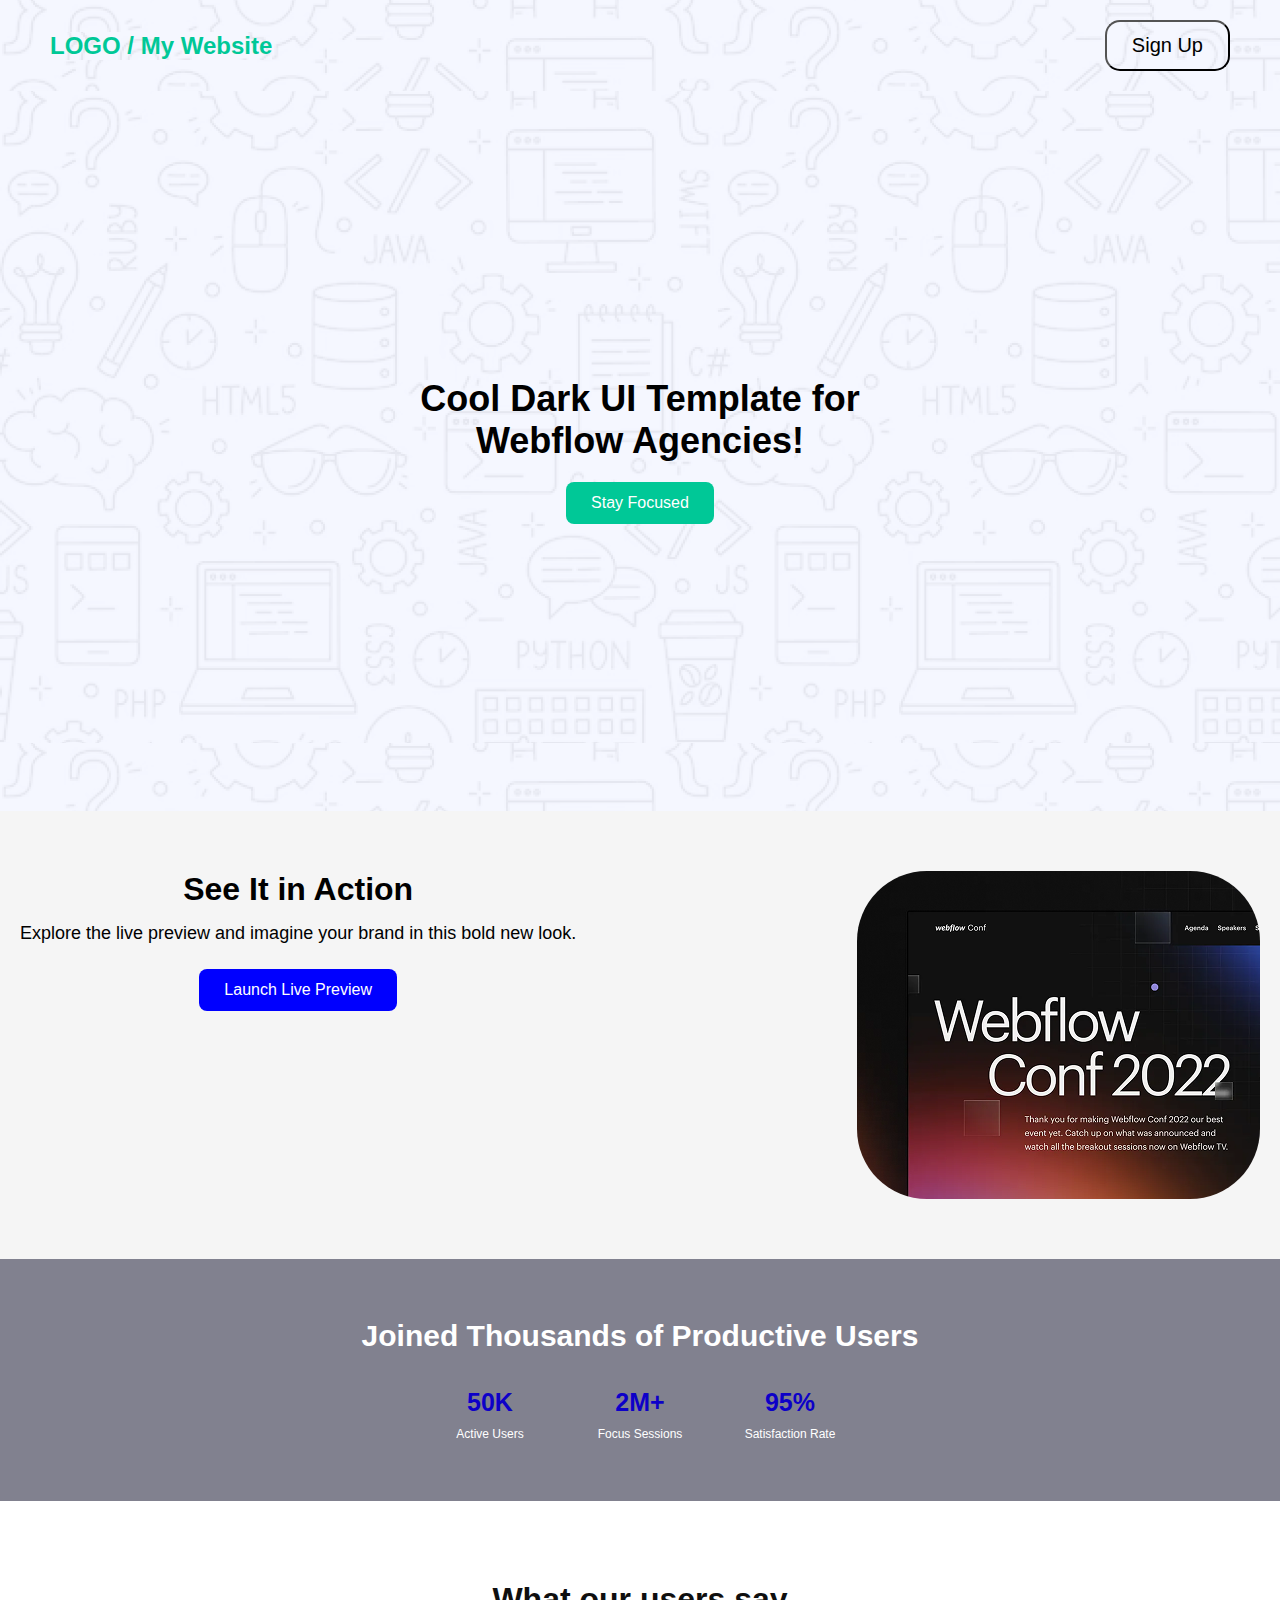
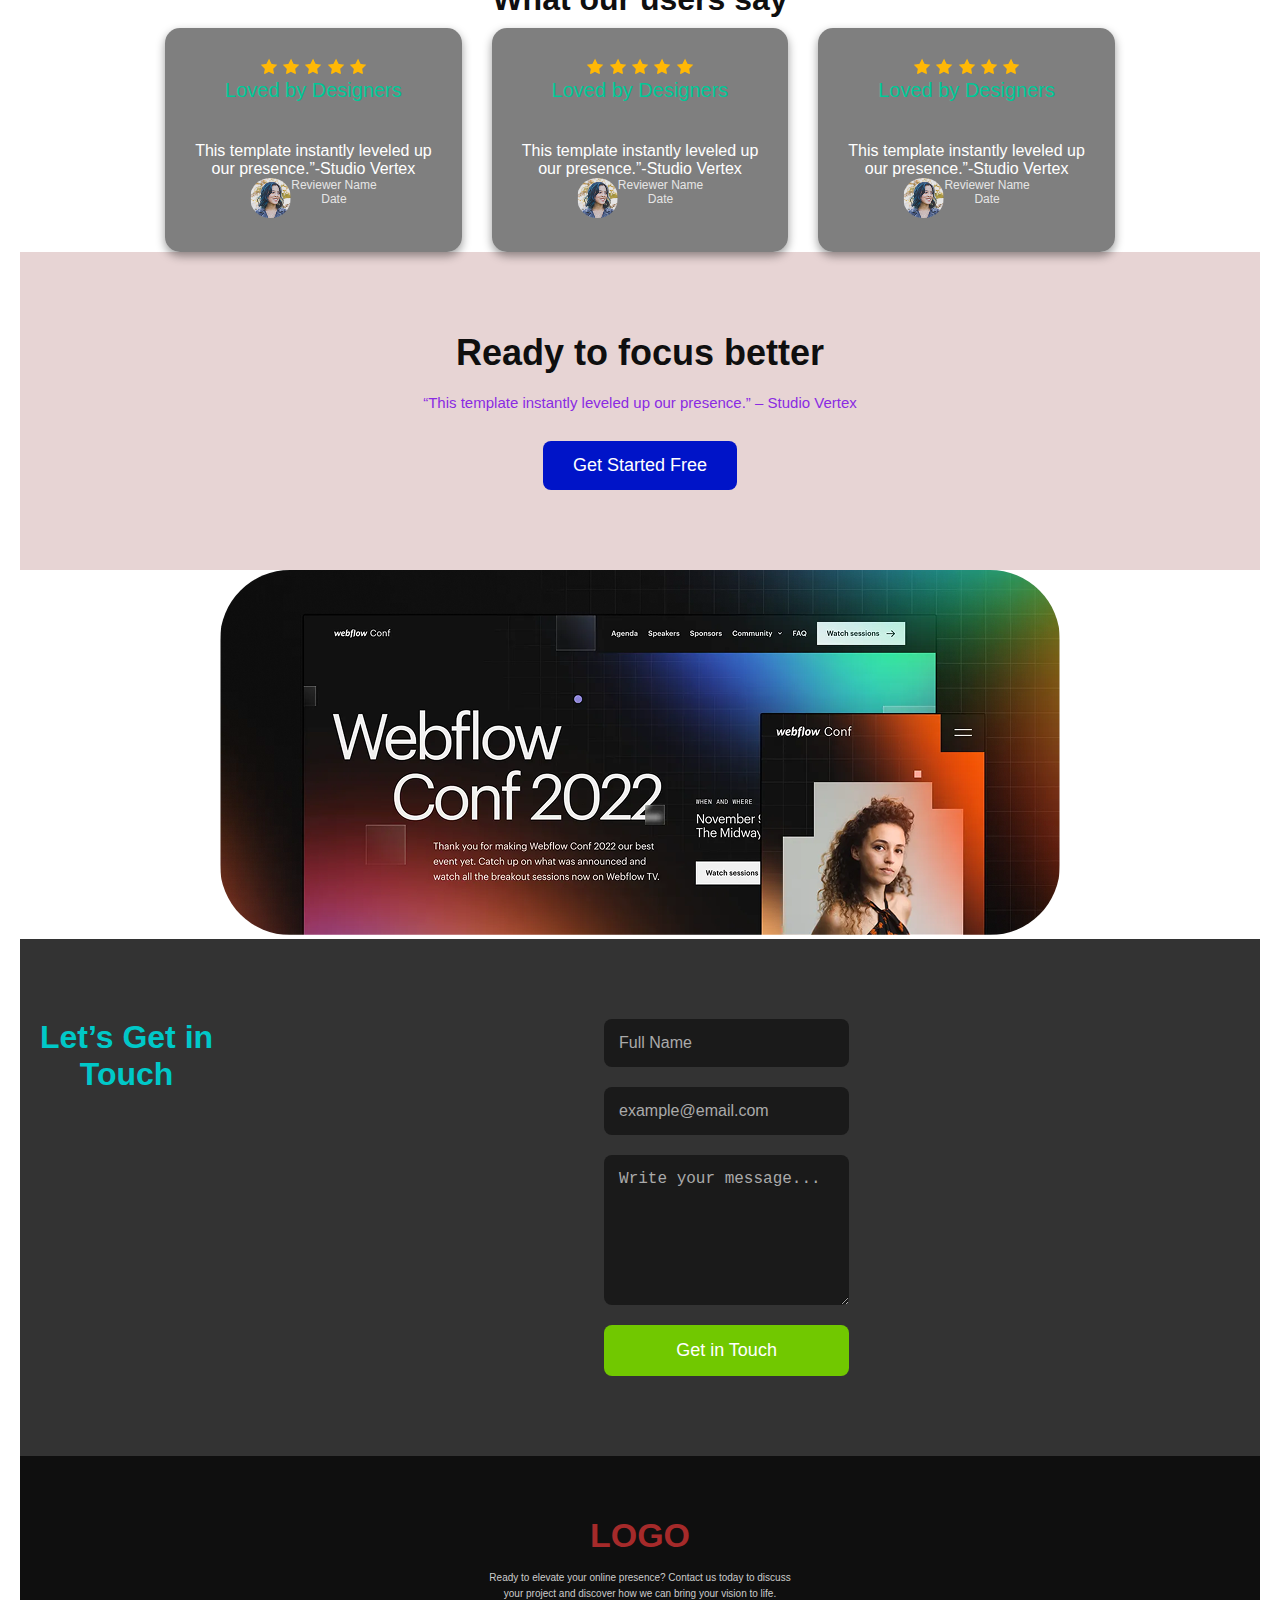
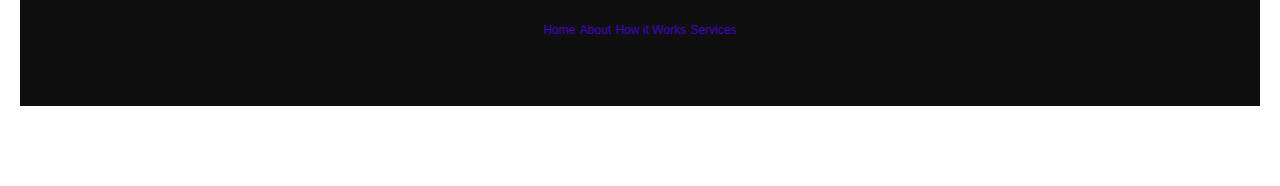
<file: B12A01-landing-launchpad/index.html>
<!DOCTYPE html>
<html lang="en">
<head>
  <meta charset="UTF-8">
  <title>My Task-01</title>
  <link rel="stylesheet" href="styles1/tech.css">
  </head>
<body>
<nav class="navbar">
    <div class="logo">LOGO / My Website </div>
    <button class="signup-btn">Sign Up</button>
    </div>
    </nav>
<div class="banner">
    <h1>Cool Dark UI Template for <br> Webflow Agencies!</h1>
    <button class="focus-btn">Stay Focused</button>
  </div>
  <div class="preview-section">
    <div>
  <h2>See It in Action</h2>
  <p>Explore the live preview and imagine your brand in this bold new look.</p>
  <button class="preview-btn">Launch Live Preview</button>
  </div>
  <img src="Assets/wc-mini.png" alt="">
</div>
<div class="stats-section">
  <h2>Joined Thousands of Productive Users</h2>
  <div class="stats-grid">
    <div class="stat-block">
      <h3>50K</h3>
      <p>Active Users</p>
    </div>
    <div class="stat-block">
      <h3>2M+</h3>
      <p>Focus Sessions</p>
    </div>
    <div class="stat-block">
      <h3>95%</h3>
      <p>Satisfaction Rate</p>
    </div>
  </div>
</div>
<div class="testimonial-section">
<h2>What our users say</h2>
  
  <div class="testimonial-grid">
    <div class="testimonial-card">
      <img src="Assets/icon-star.png" alt="">
      <img src="Assets/icon-star.png" alt="">
      <img src="Assets/icon-star.png" alt="">
      <img src="Assets/icon-star.png" alt="">
      <img src="Assets/icon-star.png" alt="">
      <p class="subtitle">Loved by Designers</p>
      <p class="srd">This template instantly leveled up<br>our presence.”-Studio Vertex</p>
      <div class="review-footer">
        <img src="Assets/avatar.png" alt="">
        <span class="reviewer">Reviewer Name<br>Date</span>
      </div>
      </div>
    <div class="testimonial-card">
      <img src="Assets/icon-star.png" alt="">
      <img src="Assets/icon-star.png" alt="">
      <img src="Assets/icon-star.png" alt="">
      <img src="Assets/icon-star.png" alt="">
      <img src="Assets/icon-star.png" alt="">
      <p class="subtitle">Loved by Designers</p>
      <p class="srd">This template instantly leveled up<br>our presence.”-Studio Vertex</p>
      <div class="review-footer">
       <img src="Assets/avatar.png" alt="">
        <span class="reviewer">Reviewer Name<br>Date</span>
      </div>
    </div>

    <div class="testimonial-card">
      <img src="Assets/icon-star.png" alt="">
      <img src="Assets/icon-star.png" alt="">
      <img src="Assets/icon-star.png" alt="">
      <img src="Assets/icon-star.png" alt="">
      <img src="Assets/icon-star.png" alt="">

      <p class="subtitle">Loved by Designers</p>
      <p class="srd">This template instantly leveled up<br>our presence.”-Studio Vertex</p>
      <div class="review-footer">
        <img src="Assets/avatar.png" alt="">
        <span class="reviewer">Reviewer Name<br>Date</span>
        
      </div>
      </div>
      </div>
      <div class="cta-section">
  <h2>Ready to focus better</h2>
  <p class="quote">“This template instantly leveled up our presence.” – Studio Vertex</p>
  <button class="cta-btn">Get Started Free</button>
  </div>
  <img src="Assets/wc-big.png" alt="">
<div class="contact-section">
  <h2>Let’s Get in<br>Touch</h2>
  <form class="contact-form">
    <input type="text" name="name" placeholder="Full Name" required>
    <input type="email" name="email" placeholder="example@email.com" required>
    <textarea name="message" placeholder="Write your message..." required></textarea>
    <button type="submit">Get in Touch</button>
  </form>
</div>
<footer class="footer">
  <div class="footer-content">
    <div class="footer-left">
      <h3 class="footer-logo">LOGO</h3>
      <p class="footer-text">
        Ready to elevate your online presence? Contact us today to discuss <br> your project and discover how we can bring your vision to life.
      </p>
    <div>
    <div class="footer-right">
      <ul class="footer-links">
        <br>
      <li><a href="#">Home</a></li>
    <li><a href="#">About</a></li>
        <li><a href="#">How it Works</a></li>
        <li><a href="#">Services</a></li>
      </ul>
    </div>
  </div>
</footer>

</body>
</html>
</file>
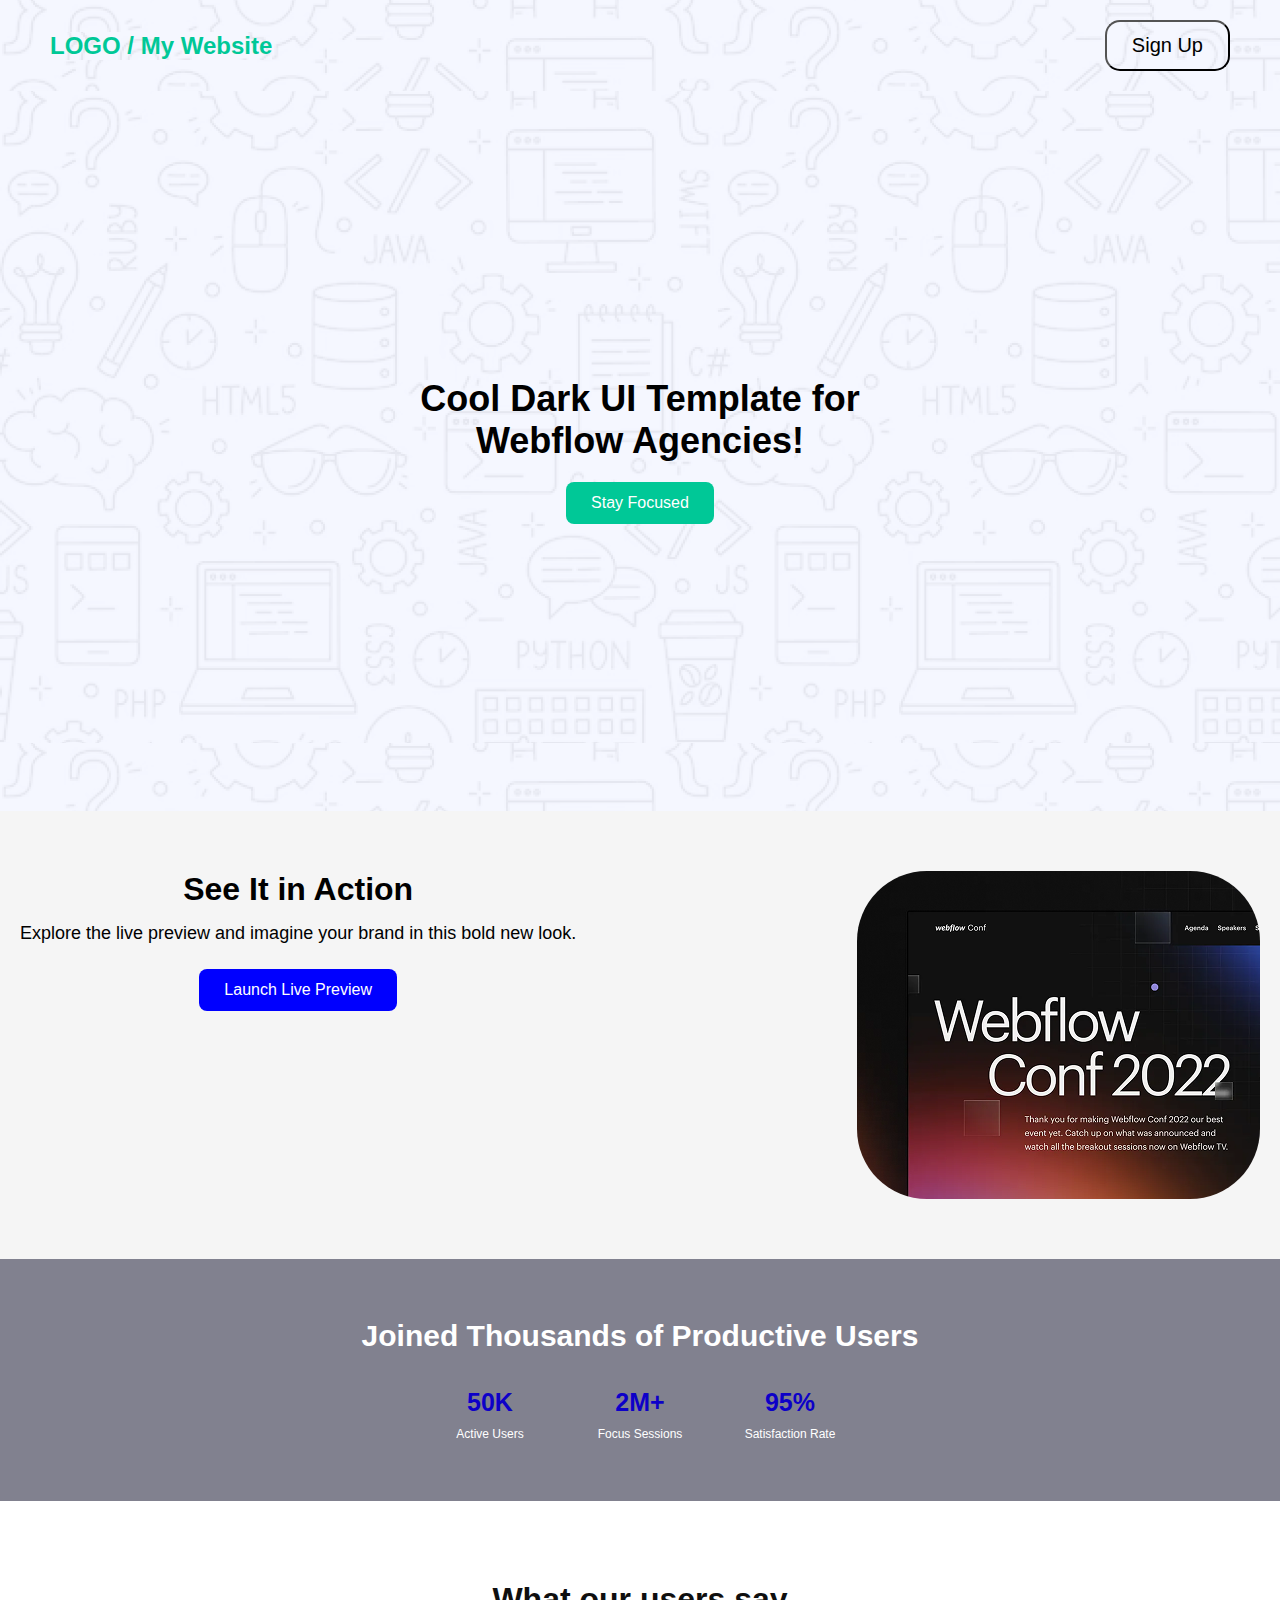
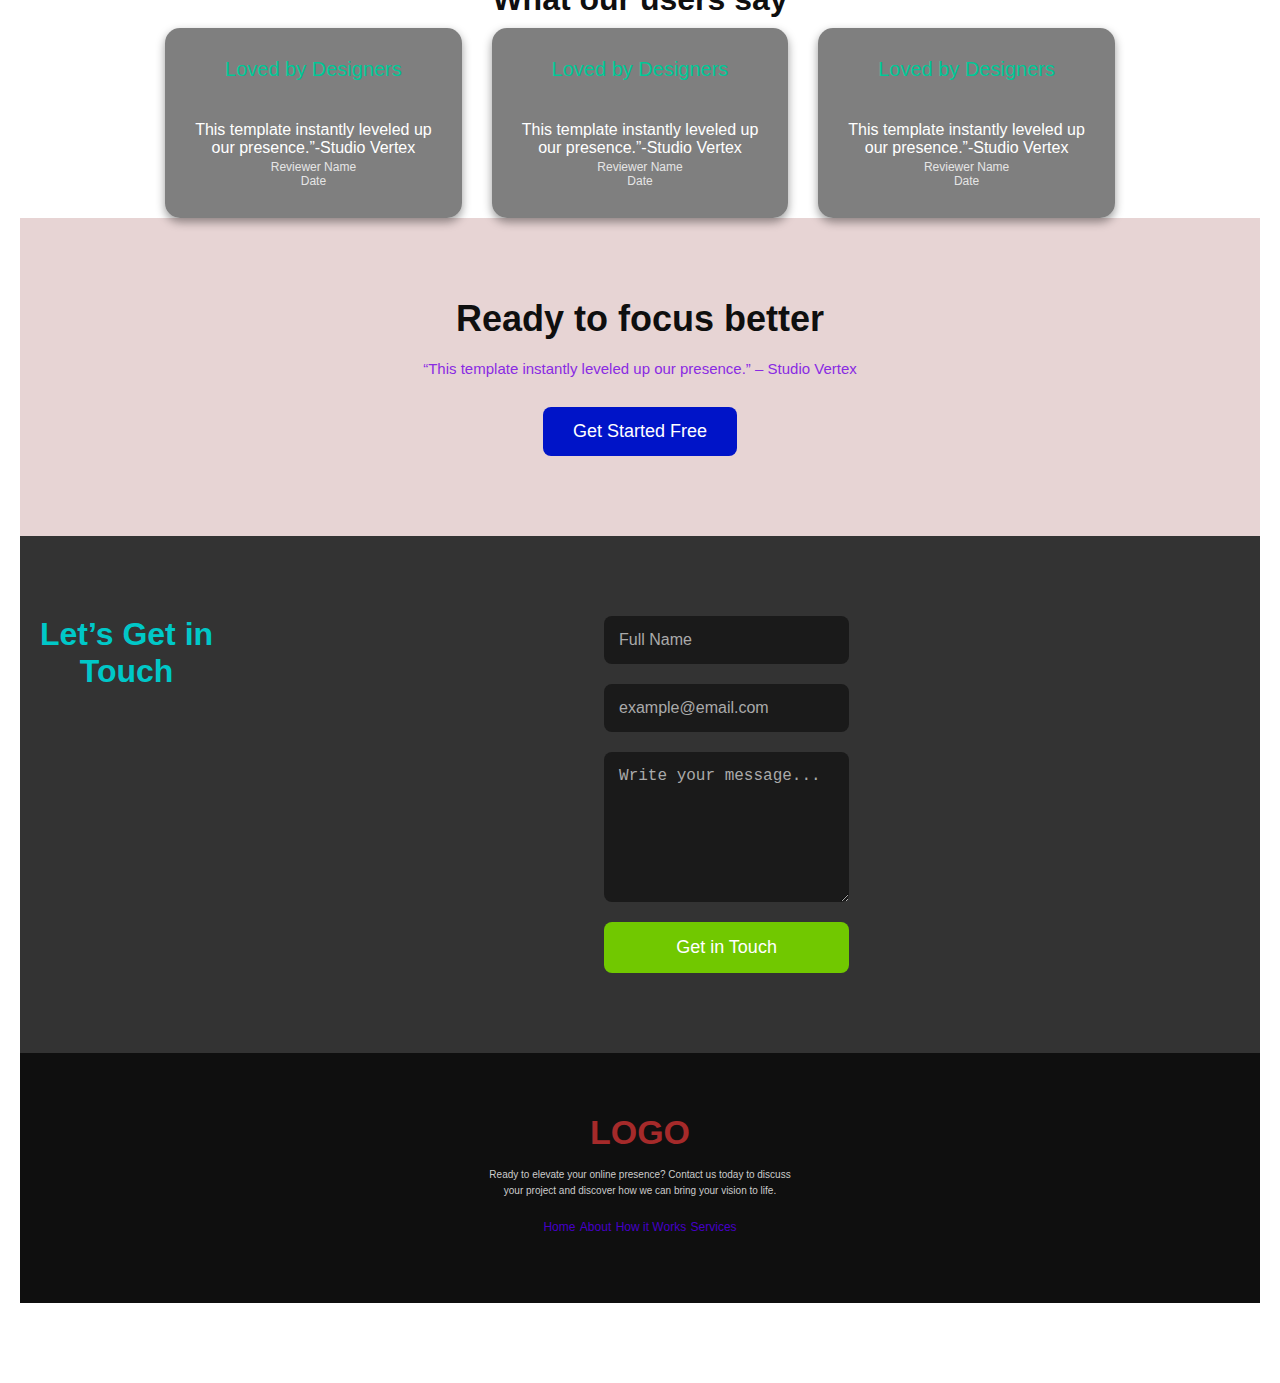
<file: B12A01-landing-launchpad/index1.html>
<!DOCTYPE html>
<html lang="en">
<head>
  <meta charset="UTF-8">
  <title>My Task-01</title>
  <link rel="stylesheet" href="styles1/tech.css">
  </head>
<body>
<nav class="navbar">
    <div class="logo">LOGO / My Website </div>
    <button class="signup-btn">Sign Up</button>
    </div>
    </nav>
<div class="banner">
    <h1>Cool Dark UI Template for <br> Webflow Agencies!</h1>
    <button class="focus-btn">Stay Focused</button>
  </div>
  <div class="preview-section">
    <div>
  <h2>See It in Action</h2>
  <p>Explore the live preview and imagine your brand in this bold new look.</p>
  <button class="preview-btn">Launch Live Preview</button>
  </div>
  <img src="Assets/wc-mini.png" alt="">
</div>
<div class="stats-section">
  <h2>Joined Thousands of Productive Users</h2>
  <div class="stats-grid">
    <div class="stat-block">
      <h3>50K</h3>
      <p>Active Users</p>
    </div>
    <div class="stat-block">
      <h3>2M+</h3>
      <p>Focus Sessions</p>
    </div>
    <div class="stat-block">
      <h3>95%</h3>
      <p>Satisfaction Rate</p>
    </div>
  </div>
</div>
<div class="testimonial-section">
<h2>What our users say</h2>
  
  <div class="testimonial-grid">
    <div class="testimonial-card">
      <p class="subtitle">Loved by Designers</p>
      <p class="srd">This template instantly leveled up<br>our presence.”-Studio Vertex</p>
      <div class="review-footer">
        <span class="reviewer">Reviewer Name<br>Date</span>
      </div>
      </div>
    <div class="testimonial-card">
      <p class="subtitle">Loved by Designers</p>
      <p class="srd">This template instantly leveled up<br>our presence.”-Studio Vertex</p>
      <div class="review-footer">
        <span class="reviewer">Reviewer Name<br>Date</span>
      </div>
    </div>

    <div class="testimonial-card">
      <p class="subtitle">Loved by Designers</p>
      <p class="srd">This template instantly leveled up<br>our presence.”-Studio Vertex</p>
      <div class="review-footer">
        <span class="reviewer">Reviewer Name<br>Date</span>
        
      </div>
      </div>
      </div>
      <div class="cta-section">
  <h2>Ready to focus better</h2>
  <p class="quote">“This template instantly leveled up our presence.” – Studio Vertex</p>
  <button class="cta-btn">Get Started Free</button>
  </div>
<div class="contact-section">
  <h2>Let’s Get in<br>Touch</h2>
  <form class="contact-form">
    <input type="text" name="name" placeholder="Full Name" required>
    <input type="email" name="email" placeholder="example@email.com" required>
    <textarea name="message" placeholder="Write your message..." required></textarea>
    <button type="submit">Get in Touch</button>
  </form>
</div>
<footer class="footer">
  <div class="footer-content">
    <div class="footer-left">
      <h3 class="footer-logo">LOGO</h3>
      <p class="footer-text">
        Ready to elevate your online presence? Contact us today to discuss <br> your project and discover how we can bring your vision to life.
      </p>
    <div>
    <div class="footer-right">
      <ul class="footer-links">
        <br>
      <li><a href="#">Home</a></li>
    <li><a href="#">About</a></li>
        <li><a href="#">How it Works</a></li>
        <li><a href="#">Services</a></li>
      </ul>
    </div>
  </div>
</footer>

</body>
</html>
</file>
<file: B12A01-landing-launchpad/styles1/tech.css>
* {
      margin: 0;
      padding: 0;
      box-sizing: border-box;
    }
    body {
      font-family: Arial, sans-serif;
      min-height: 100vh;
    }
    .navbar {
      display: flex;
      justify-content: space-between;
      align-items: center;
      padding: 20px 50px;
     }
    .logo {
      font-size: 24px;
      font-weight: bold;
      color:#00C897;
    }
    .signup-btn {
      padding: 12px 25px;
      background-color: #00c821;
      color: #000 blue;
      border-radius: 15px;
      cursor: pointer;
      font-size: 20px;
      
    }
    .banner {
      display: flex;
      flex-direction: column;
      justify-content: center;
      align-items: center;
      text-align: center;
      height: 80vh;
    }
    .banner h1 {
      font-size: 36px;
      max-width: 600px;
      margin-bottom: 20px;
      color: black;
    }
    .focus-btn {
      padding: 12px 25px;
      background-color: #00C897;
      color: white;
      border: none;
      border-radius: 8px;
      font-size: 16px;
      cursor: pointer;
    }
   .logo,.signup-btn, .navbar,.banner{
    background-image: url(../Assets/Hero-bg.png);
  }
    .preview-section {
        display: flex;
  text-align: center;
  justify-content: space-between;
  padding: 60px 20px;
  background-color: whitesmoke;
    }
  
  .preview-section h2 {
  font-size: 32px;
  margin-bottom: 15px;
}

.preview-section p {
  font-size: 18px;
  margin-bottom: 25px;
  max-width: 600px;
  margin-left: auto;
  margin-right: auto;
}

.preview-btn {
  padding: 12px 25px;
  background-color: blue;
  color: white;
  border: none;
  border-radius: 8px;
  font-size: 16px;
  cursor: pointer;
}
.preview-section h2,.preview-section p,.preview-btn{
    text-decoration: solid;
  }
img{
    border-radius: 70px;
    }
.stats-section {
  background-color:rgb(129, 129, 143);
  color: white;
  padding: 60px 10px;
  text-align: center;
}

.stats-section h2 {
  font-size: 30px;
  margin-bottom: 35px;
}

.stats-grid {
  display: flex;
  justify-content: center;
  gap: 30px;
  flex-wrap: wrap;
}

.stat-block {
  min-width: 120px;
}

.stat-block h3 {
  font-size: 25px;
  color: #0d00c8;
  margin-bottom: 10px;
}

.stat-block p {
  font-size: 12px;
}
.testimonial-section {
  padding: 80px 20px;
  background-color: rgba(255, 255, 255, 0.05);
  color: white;
  text-align: center;
}

.testimonial-section h2 {
  font-size: 32px;
  margin-bottom: 10px;
  color: #0f0f0f;
}

.testimonial-section .subtitle {
  font-size: 20px;
  margin-bottom: 40px;
  color: #00C897;
}

.testimonial-grid {
  display: flex;
  flex-wrap: wrap;
  justify-content: center;
  gap: 30px;
}

.testimonial-card {
  background-color: rgba(0, 0, 0, 0.5);
  padding: 30px;
  max-width: 300px;
  border-radius: 15px;
  box-shadow: 0 4px 10px rgba(0,0,0,0.4);
}
.review-footer {
  display: inline-flex;
  justify-content: space-between;
  font-size: 12px;
  opacity: 0.8;
}
.testimonial-card .std {
  font-size: 8px;
}
.cta-section {
  background-color: rgba(228, 207, 207, 0.9);
  padding: 80px 20px;
  text-align: center;
  color: white;
}

.cta-section h2 {
  font-size: 36px;
  margin-bottom: 20px;
}

.cta-section .quote {
font-size: 15px;
  color: blueviolet;
  margin-bottom: 30px;
}

.cta-btn {
  padding: 14px 30px;
  background-color: #0014c8;
  color: white;
  font-size: 18px;
  border: none;
  border-radius: 8px;
  cursor: pointer;
  transition: background-color 0.3s ease;
}

.cta-btn:hover {
  background-color: #00b185;
}

.contact-section {
  background-color: rgba(0, 0, 0, 0.8);
  padding: 80px 20px;
  color: white;
  text-align: center;
  display: flex;
}

.contact-section h2 {
  color: #00c8c8;
  font-size: 32px;
  margin-bottom: 60px;


}
.contact-form {
  max-width: 600px;
  margin: 0 auto;
  display: flex;
  flex-direction: column;
  gap: 20px;
}

.contact-form input,
.contact-form textarea {
  padding: 15px;
  border: none;
  border-radius: 8px;
  font-size: 16px;
  background-color: #1a1a1a;
  color: white;
}
.contact-form textarea {
  resize: vertical;
  min-height: 150px;
}
.contact-form input::placeholder,
.contact-form textarea::placeholder {
  color: #aaa;
}
.contact-form button {
  background-color: #71c800;
  color: white;
  border: none;
  padding: 15px;
  border-radius: 8px;
  font-size: 18px;
  cursor: pointer;
  transition: background-color 0.3s ease;
}
.contact-form button:hover {
  background-color: #b10009;
}
.footer {
  background-color: #0f0f0f;
  padding: 60px 20px;
  }
.footer-content {
  max-width: 1100px;
  margin: 0 auto;
  display: flex;
  justify-content:center;
  flex-wrap: wrap;
  gap: 40px;
}
.footer-left {
  max-width: 500px;
}
.footer-logo {
  font-size: 34px;
  font-weight: bold;
  margin-bottom: 15px;
  color: brown;
}
.footer-text {
  font-size: 10px;
  line-height: 1.6;
  color: #ccc;
}
.footer-right .footer-links {
  list-style: none;
  padding: 0;
}
.footer-links li {
  margin-bottom: 8px;
  display: inline-table;
  }
.footer-links a {
  color: #4600c8;
  text-decoration: none;
  font-size: 12px;
  transition: color 0.3s ease;
}
.footer-links a:hover {
  color: #00b185;
}
</file>
